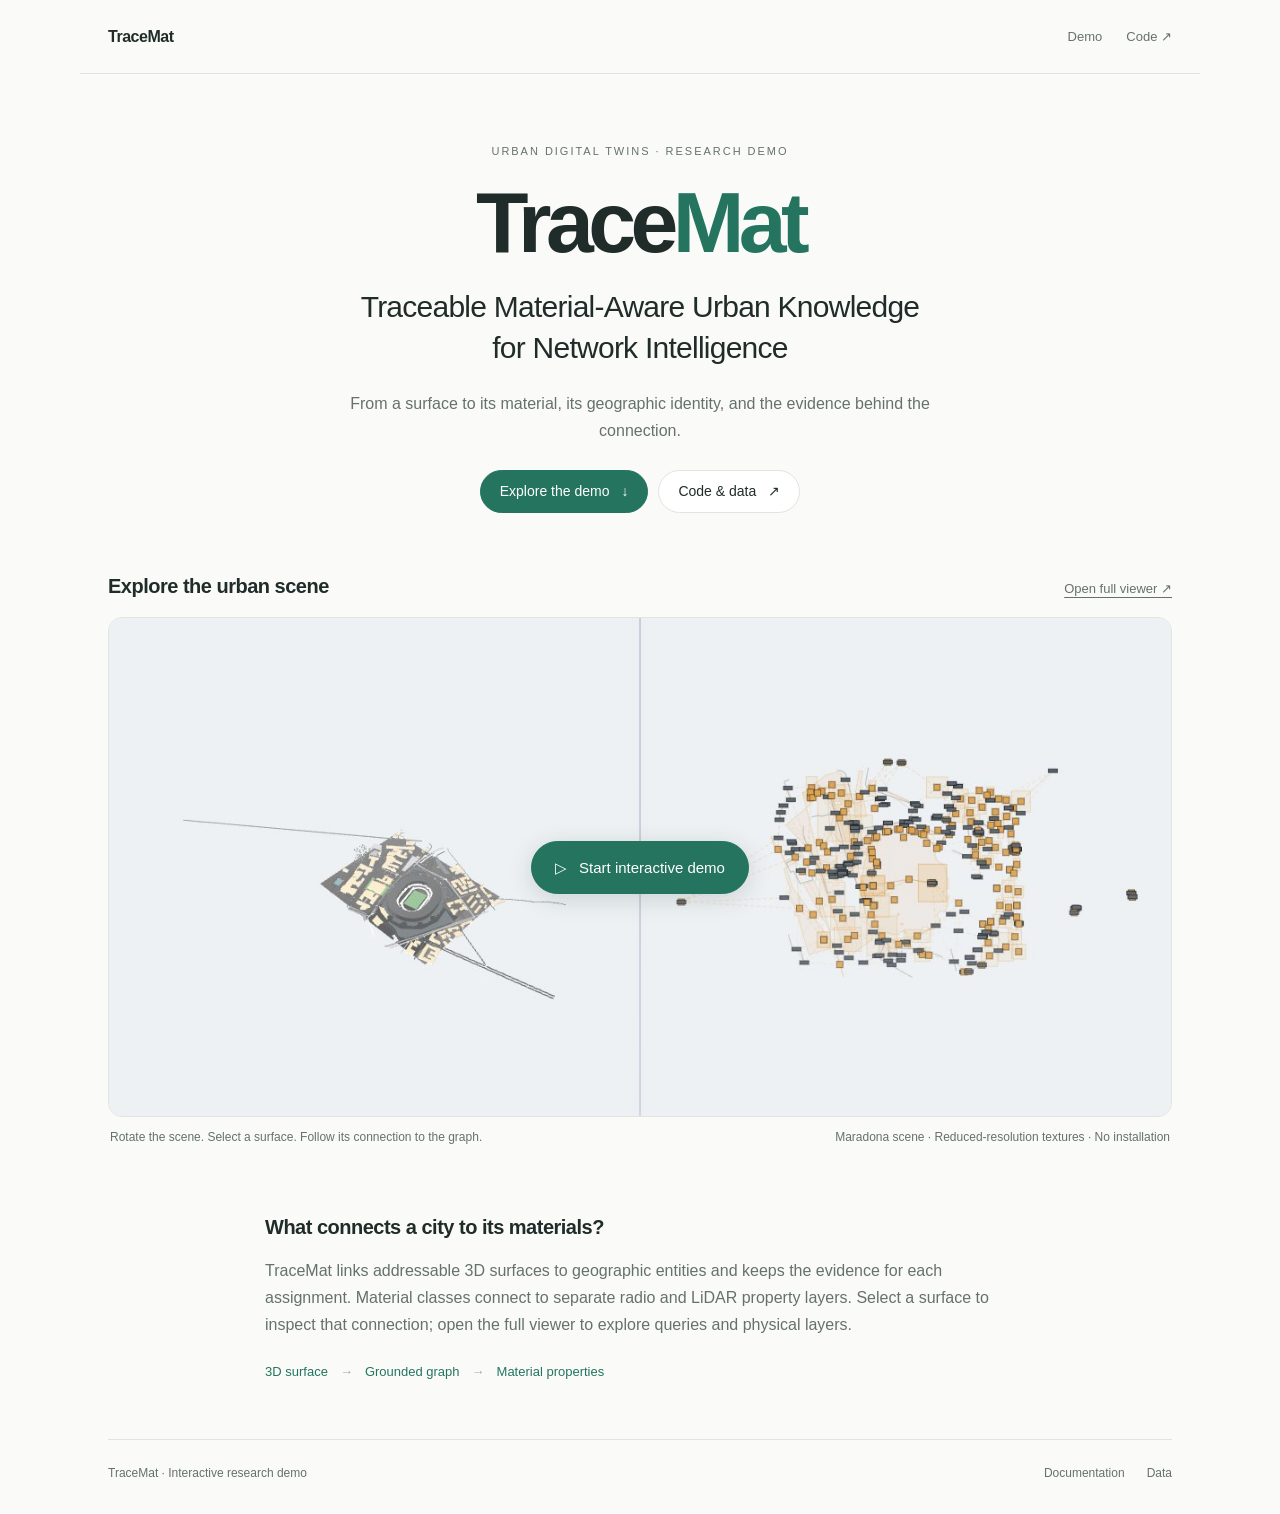
<file: index.html>
<!doctype html>
<html lang="en">
<head>
<meta charset="utf-8">
<meta name="viewport" content="width=device-width,initial-scale=1">
<meta name="description" content="TraceMat connects urban 3D surfaces to geographic entities, material properties and the evidence behind each link. Explore the interactive research demo.">
<meta name="theme-color" content="#fafbf9">
<title>TraceMat — Traceable Material-Aware Urban Knowledge</title>
<style>
:root{color-scheme:light;--ink:#202c29;--muted:#66716c;--accent:#24745f;--line:#dfe5df;--paper:#fafbf9}
*{box-sizing:border-box}html{scroll-behavior:smooth;scroll-padding-top:24px}body{margin:0;background:var(--paper);color:var(--ink);font:16px/1.7 -apple-system,BlinkMacSystemFont,"Segoe UI",sans-serif}a{color:inherit;text-underline-offset:4px}button{font:inherit}a:focus-visible,button:focus-visible{outline:3px solid #24745f;outline-offset:5px}nav{max-width:1120px;margin:auto;padding:23px 28px;display:flex;align-items:center;justify-content:space-between;border-bottom:1px solid var(--line)}.brand{font-weight:700;text-decoration:none;letter-spacing:-.03em}.nav-links{display:flex;gap:24px;font-size:13px;color:var(--muted)}.nav-links a{text-decoration:none}.nav-links a:hover{color:var(--accent)}
main{max-width:1120px;margin:auto;padding:0 28px}.hero{text-align:center;padding:68px 0 44px}.eyebrow{font-size:11px;letter-spacing:.18em;text-transform:uppercase;color:var(--muted);margin:0 0 16px}h1{font-size:clamp(56px,8vw,86px);font-weight:650;letter-spacing:-.065em;line-height:1.05;margin:0 0 20px}h1 span{color:var(--accent)}.subtitle{max-width:750px;margin:0 auto;font-size:clamp(22px,3vw,30px);font-weight:450;line-height:1.35;letter-spacing:-.025em}.intro{max-width:610px;margin:22px auto 0;color:var(--muted);font-size:16px;line-height:1.7}.actions{display:flex;justify-content:center;flex-wrap:wrap;gap:10px;margin-top:25px}.button{display:inline-flex;align-items:center;justify-content:center;gap:12px;padding:9px 19px;border:1px solid var(--line);border-radius:30px;text-decoration:none;background:white;font-size:14px;font-weight:500;cursor:pointer;color:var(--ink)}.primary{background:var(--accent);border-color:var(--accent);color:white}.button:hover{filter:brightness(.95)}
.demo{margin:12px 0 0}.demo-heading{display:flex;align-items:baseline;justify-content:space-between;gap:16px;margin-bottom:14px}h2{font-size:20px;letter-spacing:-.025em;font-weight:600;margin:0}.demo-heading a{font-size:13px;color:var(--muted)}.demo-stage{height:500px;position:relative;border:1px solid var(--line);border-radius:14px;overflow:hidden;background:#eef1f4}.demo-stage img{display:block;width:100%;height:100%;object-fit:cover}.preview-overlay{position:absolute;inset:0;display:flex;align-items:center;justify-content:center;background:linear-gradient(180deg,transparent 30%,#edf1f437)}.launch{box-shadow:0 5px 24px #152e2726;padding:13px 23px;font-size:15px}.demo-stage iframe{display:block;width:100%;height:100%;border:0}.demo-stage .loading-note{position:absolute;inset:0;display:grid;place-items:center;color:var(--muted);pointer-events:none}.caption{display:flex;justify-content:space-between;gap:24px;margin:11px 2px 0;color:var(--muted);font-size:12px;line-height:1.6}.caption span:last-child{text-align:right}
.about{max-width:750px;margin:62px auto 56px}.about h2{margin-bottom:13px}.about p{color:var(--muted);margin:0;font-size:16px}.method{display:flex;align-items:center;flex-wrap:wrap;gap:12px;margin-top:23px;font-size:13px;color:var(--accent)}.method span:nth-child(even){color:#a0aaa3}
footer{max-width:1064px;margin:auto;padding:23px 0 30px;border-top:1px solid var(--line);display:flex;justify-content:space-between;gap:20px;font-size:12px;color:var(--muted)}footer div{display:flex;gap:22px}footer a{text-decoration:none}
@media(max-width:680px){nav{padding:18px 20px}.nav-links{gap:18px}main{padding:0 18px}.hero{padding:44px 0 30px}.subtitle{font-size:23px}.intro{font-size:15px}.demo-heading{align-items:center}h2{font-size:18px}.demo-stage{height:470px}.caption{display:block}.caption span{display:block}.caption span:last-child{text-align:left;margin-top:4px}.about{margin:40px auto}.method{gap:8px;font-size:12px}footer{margin:0 18px;flex-direction:column;gap:8px}.demo-heading a{font-size:12px}}
@media(prefers-reduced-motion:reduce){html{scroll-behavior:auto}}
</style>
</head>
<body>
<nav aria-label="Main navigation"><a class="brand" href="./">TraceMat</a><div class="nav-links"><a href="#demo">Demo</a><a href="https://github.com/dera8/TraceMat">Code ↗</a></div></nav>
<main>
<header class="hero">
<p class="eyebrow">Urban digital twins · Research demo</p>
<h1>Trace<span>Mat</span></h1>
<p class="subtitle">Traceable Material-Aware Urban Knowledge<br>for Network Intelligence</p>
<p class="intro">From a surface to its material, its geographic identity, and the evidence behind the connection.</p>
<div class="actions"><a class="button primary" href="#demo">Explore the demo <span aria-hidden="true">↓</span></a><a class="button" href="https://github.com/dera8/TraceMat">Code & data <span aria-hidden="true">↗</span></a></div>
</header>
<section class="demo" id="demo" aria-labelledby="demo-title">
<div class="demo-heading"><h2 id="demo-title">Explore the urban scene</h2><a href="viewer/">Open full viewer ↗</a></div>
<div class="demo-stage" id="demoStage">
<img src="viewer/assets/demo-preview.jpg" width="1200" height="600" alt="The Maradona urban scene alongside its linked geographic knowledge graph.">
<div class="preview-overlay"><button class="button primary launch" id="launchDemo" type="button"><span aria-hidden="true">▷</span> Start interactive demo</button></div>
</div>
<p class="caption"><span>Rotate the scene. Select a surface. Follow its connection to the graph.</span><span>Maradona scene · Reduced-resolution textures · No installation</span></p>
<noscript><p><a href="viewer/">Open the viewer</a>. JavaScript and WebGL are needed for the interactive scene.</p></noscript>
</section>
<section class="about" aria-labelledby="about-title">
<h2 id="about-title">What connects a city to its materials?</h2>
<p>TraceMat links addressable 3D surfaces to geographic entities and keeps the evidence for each assignment. Material classes connect to separate radio and LiDAR property layers. Select a surface to inspect that connection; open the full viewer to explore queries and physical layers.</p>
<div class="method" aria-label="Method: 3D surface, grounded graph, material properties"><span>3D surface</span><span aria-hidden="true">→</span><span>Grounded graph</span><span aria-hidden="true">→</span><span>Material properties</span></div>
</section>
</main>
<footer><span>TraceMat · Interactive research demo</span><div><a href="https://github.com/dera8/TraceMat#readme">Documentation</a><a href="https://github.com/dera8/TraceMat/tree/main/data">Data</a></div></footer>
<script>
document.getElementById('launchDemo').addEventListener('click',function(){
 const stage=document.getElementById('demoStage');
 const frame=document.createElement('iframe');
 frame.title='TraceMat interactive urban scene and knowledge graph';
 frame.src='viewer/?embed=1';
 stage.replaceChildren(frame);
 frame.addEventListener('load',()=>frame.focus(),{once:true});
});
</script>
</body>
</html>
</file>
